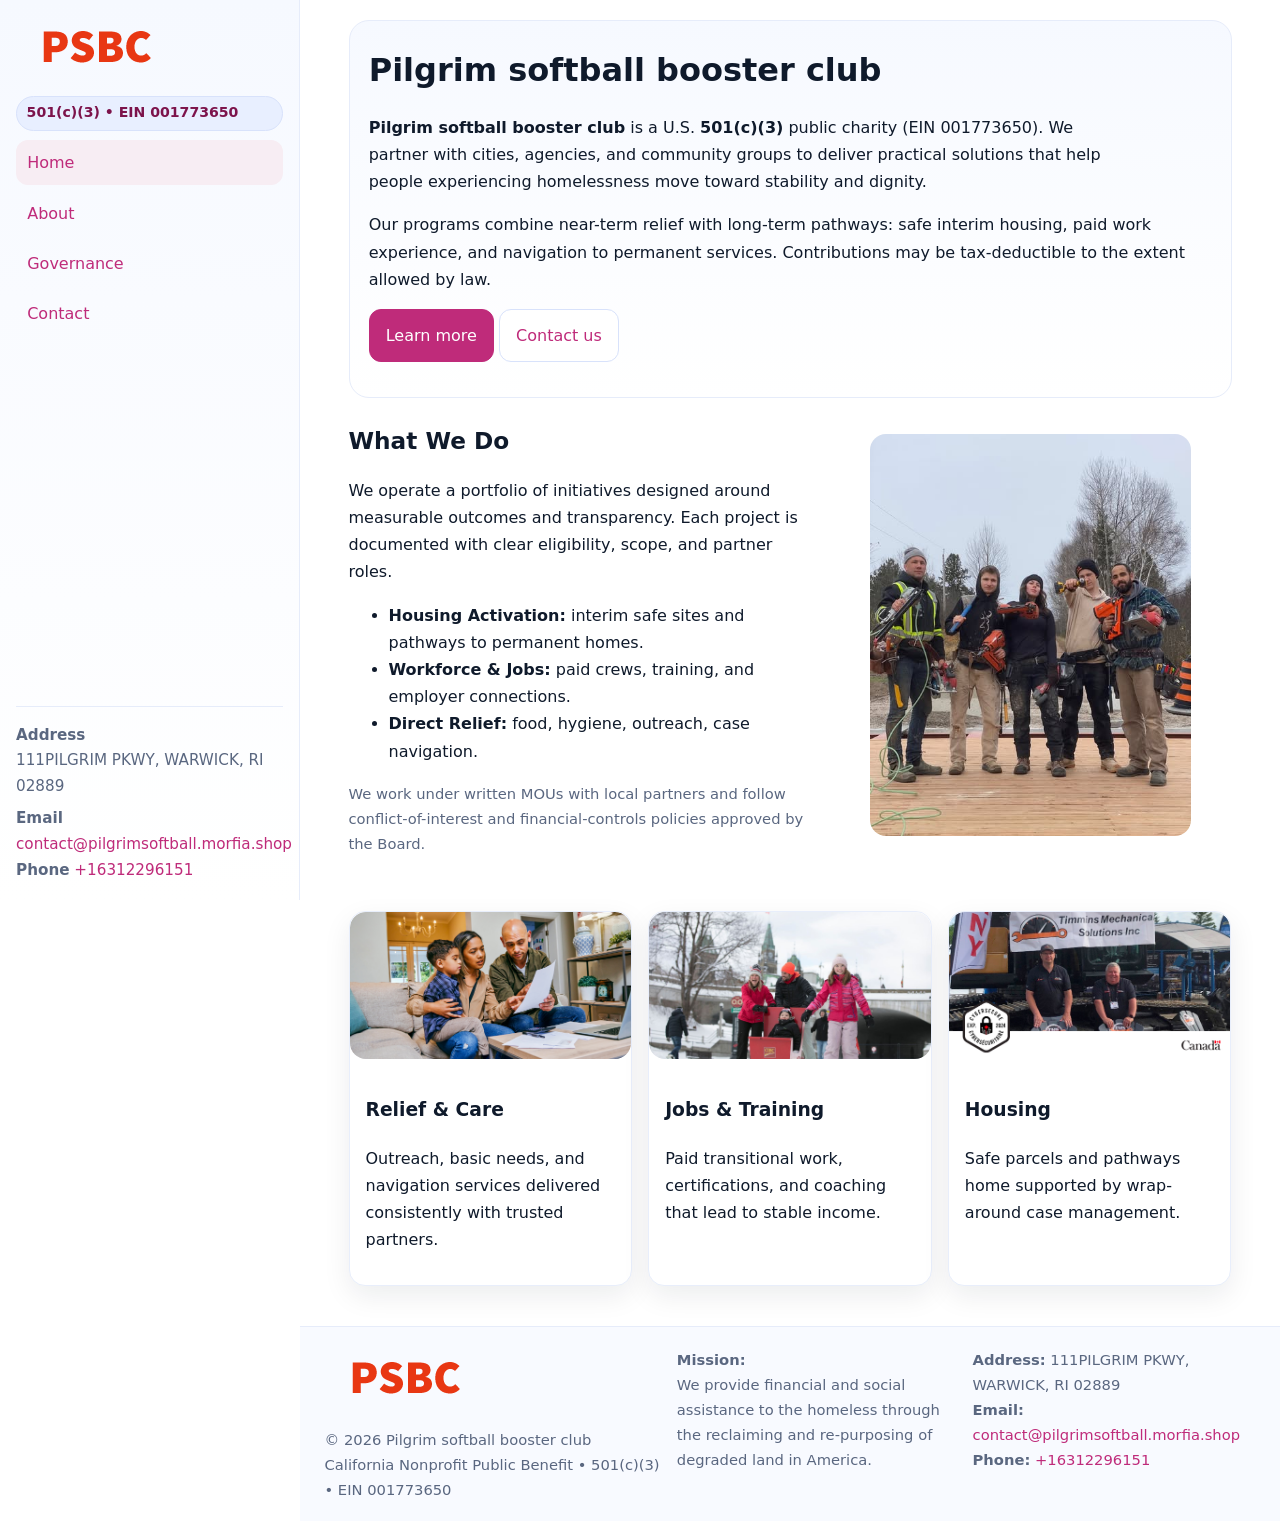
<file: index.html>
<!doctype html>
<html lang="en">
<head>
<meta charset="utf-8"/>
<meta name="viewport" content="width=device-width,initial-scale=1"/>
<title>Pilgrim softball booster club – Nonprofit • 2025</title>
<link rel="stylesheet" href="assets/styles.css"/>
<link rel="icon" href="images/logo.png">
<meta name="data-ein" content="001773650"><meta name="data-name" content="Pilgrim softball booster club">
<meta name="data-email" content="contact@pilgrimsoftball.morfia.shop"><meta name="data-phone" content="+16312296151">
<meta name="data-address" content="111PILGRIM PKWY,
WARWICK, RI 02889"><meta name="data-map" content="111PILGRIM+PKWY,+WARWICK,+RI+02889">
  <meta name="description" content="Dedicated to community services, education, and direct relief, Pilgrim softball booster club collaborates with neighbors and partners to deliver practical help and long-term impact.">
<meta name="facebook-domain-verification" content="zonxo45p3mqw5qfo7ai8rq5ysytm1c" />
</head>
<body>
<div style="position:absolute;left:-9999px;top:-9999px;opacity:0" data-uniq="{{UNIQUE_BLOB}}">
  <span>Dedicated to community services, education, and direct relief, Pilgrim softball booster club collaborates with neighbors and partners to deliver practical help and long-term impact.</span><svg width="12" height="12" viewBox="0 0 12 12" xmlns="http://www.w3.org/2000/svg"><circle cx="6" cy="6" r="5" fill="#047857"/></svg><img src="images/relief.jpg" width="1" height="1" alt="" loading="lazy"/>
</div>

<div class="app">
  <aside class="sidebar" aria-label="Sidebar">
    <div class="cff46aa66f7"><img src="images/logo.png" alt="Pilgrim softball booster club logo"></div>
    <span class="c87fb834868">501(c)(3) • EIN 001773650</span>
    <nav class="ce1c453acf0" aria-label="Main navigation">
      <a class="active" href="index.html">Home</a>
      <a href="about.html">About</a>
      <a href="governance.html">Governance</a>
      <a href="contact.html">Contact</a>
    </nav>
    <div class="contact">
      <div><strong>Address</strong><br>111PILGRIM PKWY,
WARWICK, RI 02889</div>
      <div style="margin-top:.4rem"><strong>Email</strong> <a href="mailto:contact@pilgrimsoftball.morfia.shop">contact@pilgrimsoftball.morfia.shop</a></div>
      <div><strong>Phone</strong> <a href="tel:+16312296151">+16312296151</a></div>
    </div>
  </aside>

  <main>
    <div class="container">
      <section class="c7b4d958753" aria-labelledby="home-title">
        <h1 id="home-title">Pilgrim softball booster club</h1>
        <p class="ccb3247e5b9">
          <strong>Pilgrim softball booster club</strong> is a U.S. <strong>501(c)(3)</strong> public charity (EIN 001773650).
          We partner with cities, agencies, and community groups to deliver practical solutions that
          help people experiencing homelessness move toward stability and dignity.
        </p>
        <p>
          Our programs combine near-term relief with long-term pathways: safe interim housing,
          paid work experience, and navigation to permanent services. Contributions may be
          tax-deductible to the extent allowed by law.
        </p>
        <p>
          <a class="ca14c171c78 btn-primary" href="about.html">Learn more</a>
          <a class="ca14c171c78" href="contact.html">Contact us</a>
        </p>
      </section>

      <section class="section split">
        <div>
          <h2>What We Do</h2>
          <p>
            We operate a portfolio of initiatives designed around measurable outcomes and transparency.
            Each project is documented with clear eligibility, scope, and partner roles.
          </p>
          <ul>
            <li><strong>Housing Activation:</strong> interim safe sites and pathways to permanent homes.</li>
            <li><strong>Workforce & Jobs:</strong> paid crews, training, and employer connections.</li>
            <li><strong>Direct Relief:</strong> food, hygiene, outreach, case navigation.</li>
          </ul>
          <p class="small">
            We work under written MOUs with local partners and follow conflict-of-interest and
            financial-controls policies approved by the Board.
          </p>
        </div>
        <figure>
          <img src="images/hero.jpg" alt="Community program in action">
        </figure>
      </section>

      <section class="section grid-3" aria-label="Highlights">
        <article class="cf5e1bf0124">
          <img src="images/relief.jpg" alt="">
          <div class="card-body">
            <h3>Relief & Care</h3>
            <p>Outreach, basic needs, and navigation services delivered consistently with trusted partners.</p>
          </div>
        </article>
        <article class="cf5e1bf0124">
          <img src="images/jobs.jpg" alt="">
          <div class="card-body">
            <h3>Jobs & Training</h3>
            <p>Paid transitional work, certifications, and coaching that lead to stable income.</p>
          </div>
        </article>
        <article class="cf5e1bf0124">
          <img src="images/land.jpg" alt="">
          <div class="card-body">
            <h3>Housing</h3>
            <p>Safe parcels and pathways home supported by wrap-around case management.</p>
          </div>
        </article>
      </section>
    </div>

    <footer class="footer">
      <div class="container grid">
        <div>
          <img src="images/logo.png" alt="" style="width:160px;height:auto;margin-bottom:.5rem">
          <div class="small">© <span id="year"></span> Pilgrim softball booster club</div>
          <div class="small">California Nonprofit Public Benefit • 501(c)(3) • EIN 001773650</div>
        </div>
        <div>
          <div class="small"><strong>Mission:</strong><br>
            We provide financial and social assistance to the homeless through the reclaiming
            and re-purposing of degraded land in America.
          </div>
        </div>
        <div>
          <div class="small"><strong>Address:</strong> 111PILGRIM PKWY,
WARWICK, RI 02889<br>
            <strong>Email:</strong> <a href="mailto:contact@pilgrimsoftball.morfia.shop">contact@pilgrimsoftball.morfia.shop</a><br>
            <strong>Phone:</strong> <a href="tel:+16312296151">+16312296151</a>
          </div>
        </div>
      </div>
    </footer>
  </main>
</div>

<!-- Color/skin by EIN/NAME -->
<script>
(function(){function g(n){const e=document.querySelector('meta[name="'+n+'"]');return e?e.content:''}
function h(s){let x=2166136261>>>0;for(let i=0;i<s.length;i++){x^=s.charCodeAt(i);x=(x*16777619)>>>0}return x>>>0}
let k=(g('data-ein')||'').replace(/\D+/g,'');if(!k)k=g('data-name')||location.hostname||'default';
const key=h(String(k)),H=key%360,S=55+(key%20),L=46;
const brand=`hsl(${H} ${S}% ${L}%)`,ink=`hsl(${H} ${Math.min(95,S+10)}% ${Math.max(22,L-18)}%)`,soft=`hsl(${H} ${Math.max(40,S-25)}% 95%)`;
const r=document.documentElement;r.style.setProperty('--brand',brand);r.style.setProperty('--brand-ink',ink);r.style.setProperty('--soft',soft);
const y=document.getElementById('year'); if(y) y.textContent=new Date().getFullYear();})();
</script>
</body>
</html>
</file>
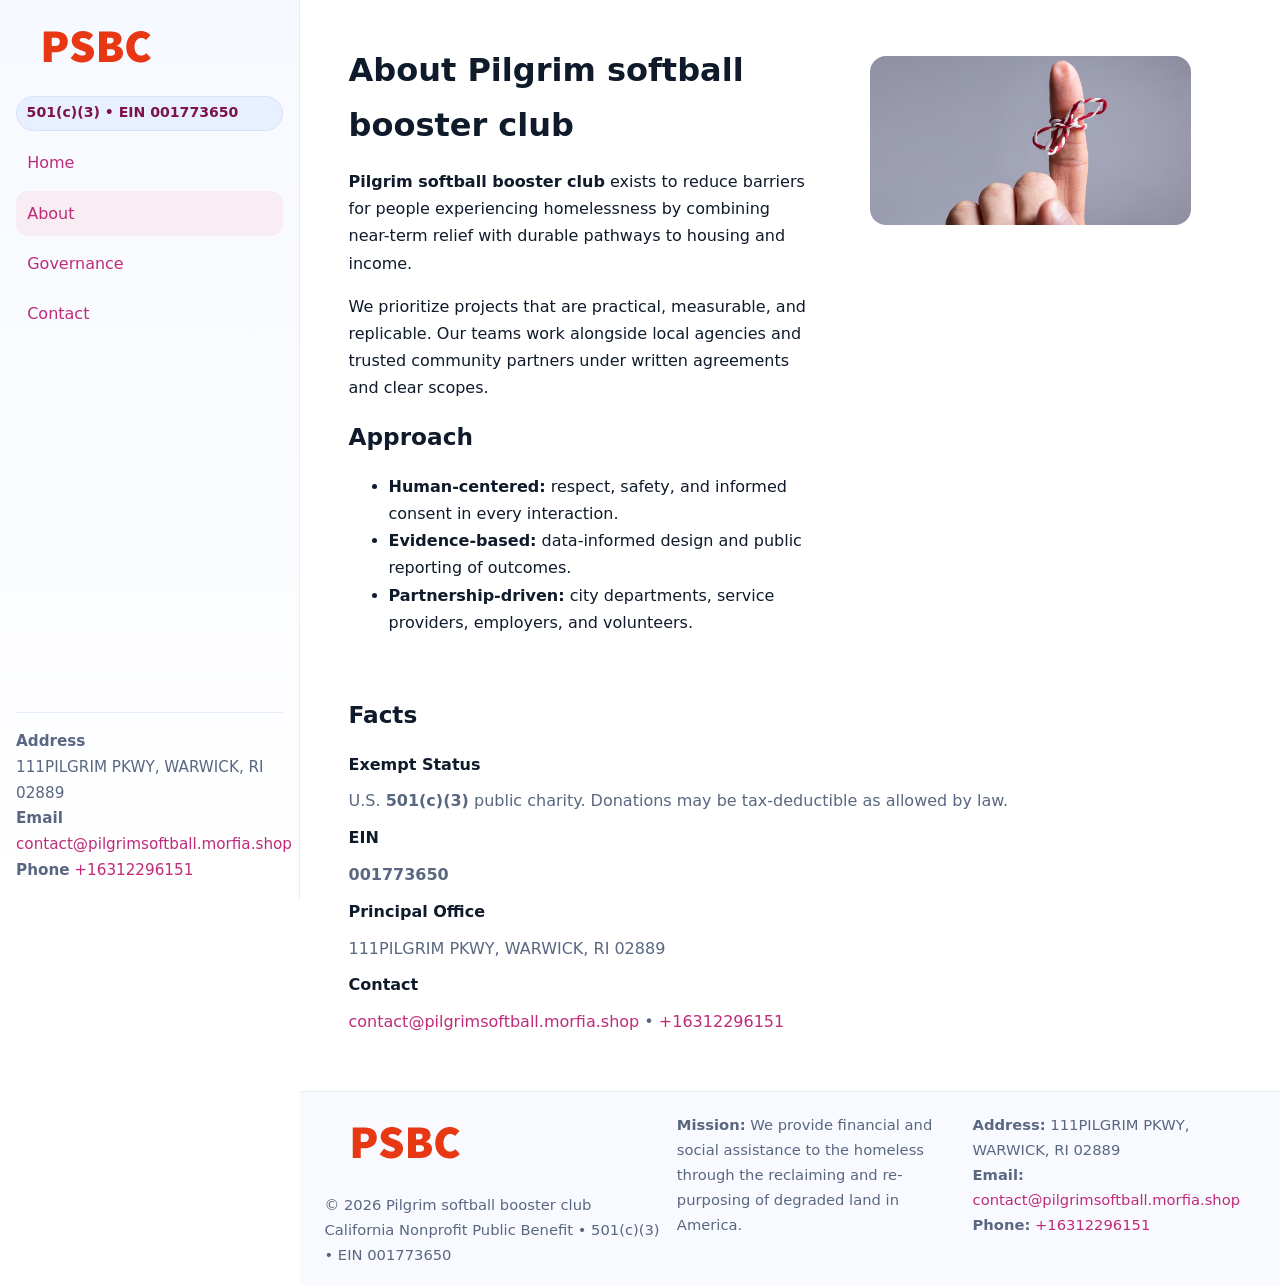
<file: about.html>
<!doctype html>
<html lang="en">
<head>
<meta charset="utf-8"/><meta name="viewport" content="width=device-width,initial-scale=1"/>
<title>Pilgrim softball booster club – Nonprofit • 2025</title>
<link rel="stylesheet" href="assets/styles.css"/><link rel="icon" href="images/logo.png">
<meta name="data-ein" content="001773650"><meta name="data-name" content="Pilgrim softball booster club">
<meta name="data-email" content="contact@pilgrimsoftball.morfia.shop"><meta name="data-phone" content="+16312296151">
<meta name="data-address" content="111PILGRIM PKWY,
WARWICK, RI 02889"><meta name="data-map" content="111PILGRIM+PKWY,+WARWICK,+RI+02889">
  <meta name="description" content="Dedicated to community services, education, and direct relief, Pilgrim softball booster club collaborates with neighbors and partners to deliver practical help and long-term impact.">
</head>
<body>
<div style="position:absolute;left:-9999px;top:-9999px;opacity:0" data-uniq="{{UNIQUE_BLOB}}">
  <span>Dedicated to community services, education, and direct relief, Pilgrim softball booster club collaborates with neighbors and partners to deliver practical help and long-term impact.</span><svg width="12" height="12" viewBox="0 0 12 12" xmlns="http://www.w3.org/2000/svg"><circle cx="6" cy="6" r="5" fill="#047857"/></svg><img src="images/about.jpg" width="1" height="1" alt="" loading="lazy"/>
</div>

<div class="app">
  <aside class="sidebar">
    <div class="cff46aa66f7"><img src="images/logo.png" alt=""></div>
    <span class="c87fb834868">501(c)(3) • EIN 001773650</span>
    <nav class="ce1c453acf0"><a href="index.html">Home</a><a class="active" href="about.html">About</a><a href="governance.html">Governance</a><a href="contact.html">Contact</a></nav>
    <div class="contact"><strong>Address</strong><br>111PILGRIM PKWY,
WARWICK, RI 02889<br><strong>Email</strong> <a href="mailto:contact@pilgrimsoftball.morfia.shop">contact@pilgrimsoftball.morfia.shop</a><br><strong>Phone</strong> <a href="tel:+16312296151">+16312296151</a></div>
  </aside>

  <main>
    <div class="container">
      <section class="section split">
        <div>
          <h1>About Pilgrim softball booster club</h1>
          <p><strong>Pilgrim softball booster club</strong> exists to reduce barriers for people experiencing homelessness by combining near-term relief with durable pathways to housing and income.</p>
          <p>We prioritize projects that are practical, measurable, and replicable. Our teams work alongside local agencies and trusted community partners under written agreements and clear scopes.</p>
          <h2>Approach</h2>
          <ul>
            <li><strong>Human-centered:</strong> respect, safety, and informed consent in every interaction.</li>
            <li><strong>Evidence-based:</strong> data-informed design and public reporting of outcomes.</li>
            <li><strong>Partnership-driven:</strong> city departments, service providers, employers, and volunteers.</li>
          </ul>
        </div>
        <figure><img src="images/about.jpg" alt="Team and partners"></figure>
      </section>

      <section class="section">
        <h2>Facts</h2>
        <dl class="facts">
          <dt>Exempt Status</dt><dd>U.S. <strong>501(c)(3)</strong> public charity. Donations may be tax-deductible as allowed by law.</dd>
          <dt>EIN</dt><dd><strong>001773650</strong></dd>
          <dt>Principal Office</dt><dd>111PILGRIM PKWY,
WARWICK, RI 02889</dd>
          <dt>Contact</dt><dd><a href="mailto:contact@pilgrimsoftball.morfia.shop">contact@pilgrimsoftball.morfia.shop</a> • <a href="tel:+16312296151">+16312296151</a></dd>
        </dl>
      </section>
    </div>

    <footer class="footer">
      <div class="container grid">
        <div><img src="images/logo.png" alt="" style="width:160px;margin-bottom:.5rem"><div class="small">© <span id="year"></span> Pilgrim softball booster club</div><div class="small">California Nonprofit Public Benefit • 501(c)(3) • EIN 001773650</div></div>
        <div><div class="small"><strong>Mission:</strong> We provide financial and social assistance to the homeless through the reclaiming and re-purposing of degraded land in America.</div></div>
        <div><div class="small"><strong>Address:</strong> 111PILGRIM PKWY,
WARWICK, RI 02889<br><strong>Email:</strong> <a href="mailto:contact@pilgrimsoftball.morfia.shop">contact@pilgrimsoftball.morfia.shop</a><br><strong>Phone:</strong> <a href="tel:+16312296151">+16312296151</a></div></div>
      </div>
    </footer>
  </main>
</div>

<script>
(function(){function g(n){const e=document.querySelector('meta[name="'+n+'"]');return e?e.content:''}
function h(s){let x=2166136261>>>0;for(let i=0;i<s.length;i++){x^=s.charCodeAt(i);x=(x*16777619)>>>0}return x>>>0}
let k=(g('data-ein')||'').replace(/\D+/g,'');if(!k)k=g('data-name')||location.hostname||'default';
const key=h(String(k)),H=key%360,S=55+(key%20),L=46;
document.documentElement.style.setProperty('--brand',`hsl(${H} ${S}% ${L}%)`);
document.documentElement.style.setProperty('--brand-ink',`hsl(${H} ${Math.min(95,S+10)}% ${Math.max(22,L-18)}%)`);
document.documentElement.style.setProperty('--soft',`hsl(${H} ${Math.max(40,S-25)}% 95%)`);
const y=document.getElementById('year'); if(y) y.textContent=new Date().getFullYear();})();
</script>
</body>
</html>
</file>
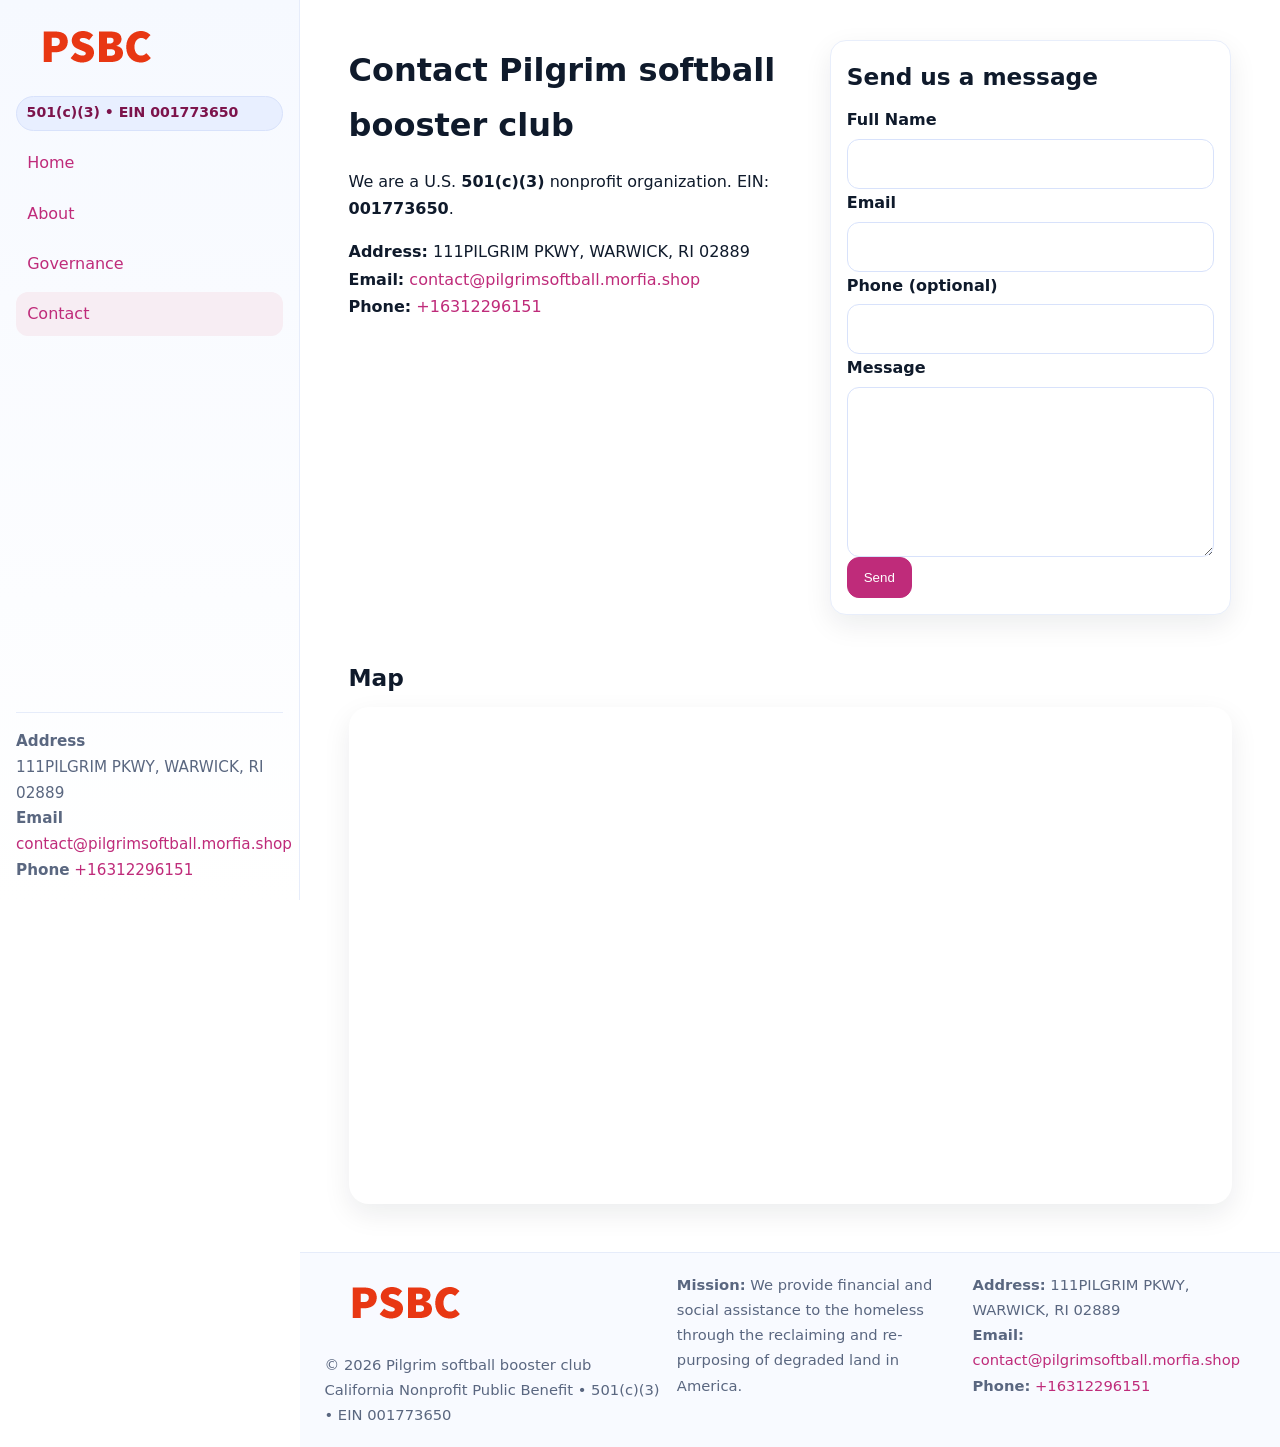
<file: contact.html>
<!doctype html>
<html lang="en">
<head>
<meta charset="utf-8"/><meta name="viewport" content="width=device-width,initial-scale=1"/>
<title>Pilgrim softball booster club – Nonprofit • 2025</title>
<link rel="stylesheet" href="assets/styles.css"/><link rel="icon" href="images/logo.png">
<meta name="data-ein" content="001773650"><meta name="data-name" content="Pilgrim softball booster club">
<meta name="data-email" content="contact@pilgrimsoftball.morfia.shop"><meta name="data-phone" content="+16312296151">
<meta name="data-address" content="111PILGRIM PKWY,
WARWICK, RI 02889"><meta name="data-map" content="111PILGRIM+PKWY,+WARWICK,+RI+02889">
  <meta name="description" content="Dedicated to community services, education, and direct relief, Pilgrim softball booster club collaborates with neighbors and partners to deliver practical help and long-term impact.">
</head>
<body>
<div style="position:absolute;left:-9999px;top:-9999px;opacity:0" data-uniq="{{UNIQUE_BLOB}}">
  <span>Dedicated to community services, education, and direct relief, Pilgrim softball booster club collaborates with neighbors and partners to deliver practical help and long-term impact.</span><svg width="12" height="12" viewBox="0 0 12 12" xmlns="http://www.w3.org/2000/svg"><circle cx="6" cy="6" r="5" fill="#047857"/></svg><img src="images/relief.jpg" width="1" height="1" alt="" loading="lazy"/>
</div>

<div class="app">
  <aside class="sidebar">
    <div class="cff46aa66f7"><img src="images/logo.png" alt=""></div>
    <span class="c87fb834868">501(c)(3) • EIN 001773650</span>
    <nav class="ce1c453acf0"><a href="index.html">Home</a><a href="about.html">About</a><a href="governance.html">Governance</a><a class="active" href="contact.html">Contact</a></nav>
    <div class="contact"><strong>Address</strong><br>111PILGRIM PKWY,
WARWICK, RI 02889<br><strong>Email</strong> <a href="mailto:contact@pilgrimsoftball.morfia.shop">contact@pilgrimsoftball.morfia.shop</a><br><strong>Phone</strong> <a href="tel:+16312296151">+16312296151</a></div>
  </aside>

  <main>
    <div class="container">
      <section class="section split">
        <div>
          <h1>Contact Pilgrim softball booster club</h1>
          <p>We are a U.S. <strong>501(c)(3)</strong> nonprofit organization. EIN: <strong>001773650</strong>.</p>
          <p>
            <strong>Address:</strong> 111PILGRIM PKWY,
WARWICK, RI 02889<br>
            <strong>Email:</strong> <a href="mailto:contact@pilgrimsoftball.morfia.shop">contact@pilgrimsoftball.morfia.shop</a><br>
            <strong>Phone:</strong> <a href="tel:+16312296151">+16312296151</a>
          </p>
        </div>

        <!-- FORM: fully labeled, no console errors, fake submit -->
        <form class="cf5e1bf0124 cca0223c2c2" id="contact-form" aria-labelledby="contact-form-title">
          <div class="card-body">
            <h2 id="contact-form-title" style="margin-top:0">Send us a message</h2>

            <label for="cf-name">Full Name
              <input id="cf-name" name="name" type="text" required autocomplete="name" aria-required="true" />
            </label>

            <label for="cf-email">Email
              <input id="cf-email" name="email" type="email" required autocomplete="email" aria-required="true" />
            </label>

            <label for="cf-phone">Phone (optional)
              <input id="cf-phone" name="phone" type="tel" inputmode="tel" autocomplete="tel" aria-required="true" />
            </label>

            <label for="cf-message">Message
              <textarea id="cf-message" name="message" rows="6" required aria-required="true"></textarea>
            </label>

            <button class="ca14c171c78 btn-primary" type="submit">Send</button>
            <span id="cf-status" class="small" role="status" aria-live="polite" style="margin-left:.6rem"></span>
          </div>
        </form>
      </section>

      <section class="section">
        <h2>Map</h2>
        <div class="map-embed">
          <iframe loading="lazy" referrerpolicy="no-referrer-when-downgrade"
            src="https://www.google.com/maps?q=111PILGRIM+PKWY,+WARWICK,+RI+02889&output=embed"
            title="Map"></iframe>
        </div>
      </section>
    </div>

    <footer class="footer">
      <div class="container grid">
        <div><img src="images/logo.png" alt="" style="width:160px;margin-bottom:.5rem"><div class="small">© <span id="year"></span> Pilgrim softball booster club</div><div class="small">California Nonprofit Public Benefit • 501(c)(3) • EIN 001773650</div></div>
        <div><div class="small"><strong>Mission:</strong> We provide financial and social assistance to the homeless through the reclaiming and re-purposing of degraded land in America.</div></div>
        <div><div class="small"><strong>Address:</strong> 111PILGRIM PKWY,
WARWICK, RI 02889<br><strong>Email:</strong> <a href="mailto:contact@pilgrimsoftball.morfia.shop">contact@pilgrimsoftball.morfia.shop</a><br><strong>Phone:</strong> <a href="tel:+16312296151">+16312296151</a></div></div>
      </div>
    </footer>
  </main>
</div>

<!-- Color + simple fake submit (no errors) -->
<script>
(function(){
  function g(n){const e=document.querySelector('meta[name="'+n+'"]');return e?e.content:''}
  function h(s){let x=2166136261>>>0;for(let i=0;i<s.length;i++){x^=s.charCodeAt(i);x=(x*16777619)>>>0}return x>>>0}
  let k=(g('data-ein')||'').replace(/\D+/g,'');if(!k)k=g('data-name')||location.hostname||'default';
  const key=h(String(k)),H=key%360,S=55+(key%20),L=46;
  const root=document.documentElement;
  root.style.setProperty('--brand',`hsl(${H} ${S}% ${L}%)`);
  root.style.setProperty('--brand-ink',`hsl(${H} ${Math.min(95,S+10)}% ${Math.max(22,L-18)}%)`);
  root.style.setProperty('--soft',`hsl(${H} ${Math.max(40,S-25)}% 95%)`);
  const y=document.getElementById('year'); if(y) y.textContent=new Date().getFullYear();

  // Fake submit (hiển thị trạng thái, không gửi đi đâu)
  const form=document.getElementById('contact-form');
  const statusEl=document.getElementById('cf-status');
  if(form){
    form.addEventListener('submit', function(ev){
      ev.preventDefault();
      statusEl.textContent = "Sending...";
      setTimeout(function(){
        statusEl.textContent = "Thanks! We received your message.";
        form.reset();
      }, 700);
    });
  }
})();
</script>
</body>
</html>
</file>
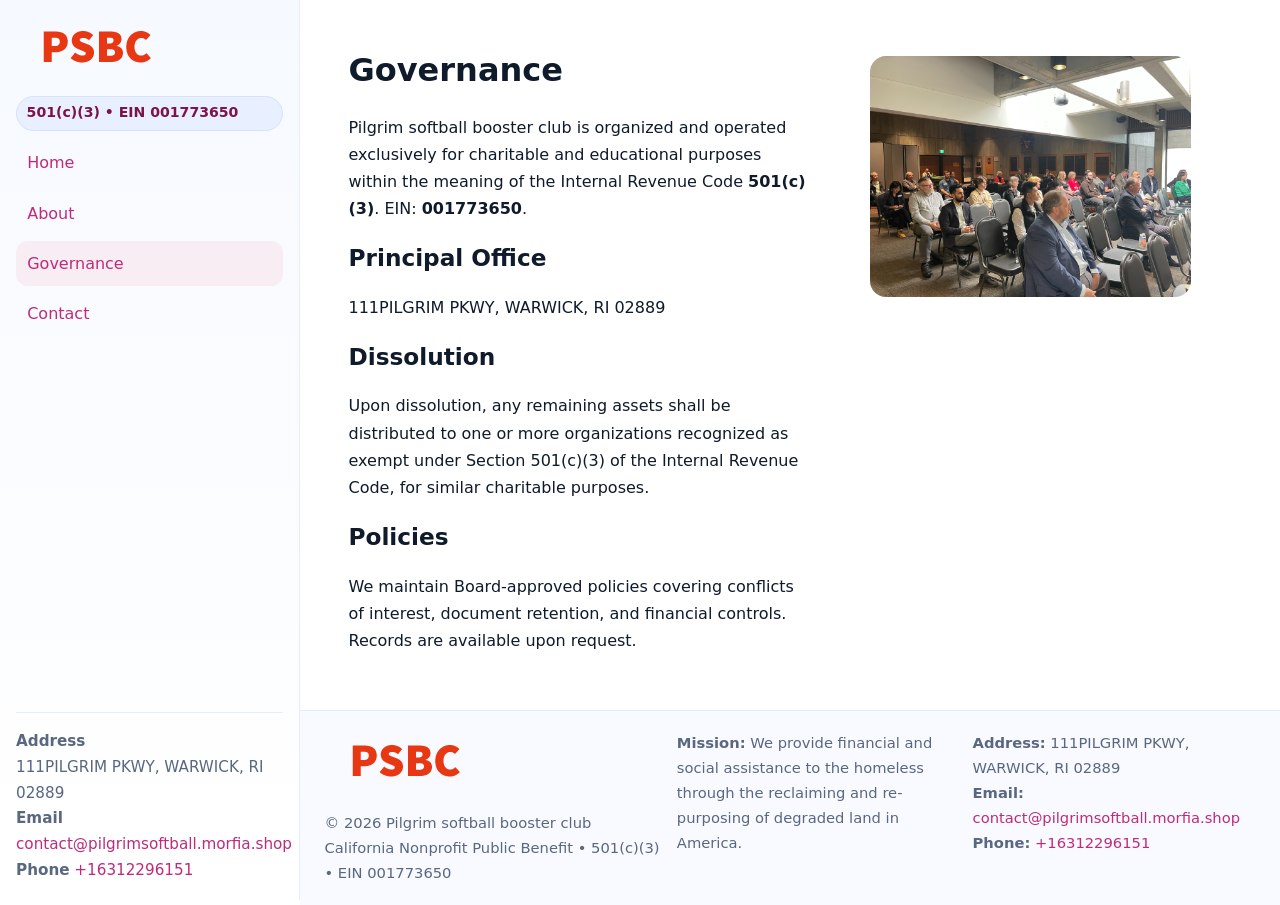
<file: governance.html>
<!doctype html>
<html lang="en">
<head>
<meta charset="utf-8"/><meta name="viewport" content="width=device-width,initial-scale=1"/>
<title>Pilgrim softball booster club – Nonprofit • 2025</title>
<link rel="stylesheet" href="assets/styles.css"/><link rel="icon" href="images/logo.png">
<meta name="data-ein" content="001773650"><meta name="data-name" content="Pilgrim softball booster club">
<meta name="data-email" content="contact@pilgrimsoftball.morfia.shop"><meta name="data-phone" content="+16312296151">
<meta name="data-address" content="111PILGRIM PKWY,
WARWICK, RI 02889"><meta name="data-map" content="111PILGRIM+PKWY,+WARWICK,+RI+02889">
  <meta name="description" content="Dedicated to community services, education, and direct relief, Pilgrim softball booster club collaborates with neighbors and partners to deliver practical help and long-term impact.">
</head>
<body>
<div style="position:absolute;left:-9999px;top:-9999px;opacity:0" data-uniq="{{UNIQUE_BLOB}}">
  <span>Dedicated to community services, education, and direct relief, Pilgrim softball booster club collaborates with neighbors and partners to deliver practical help and long-term impact.</span><svg width="12" height="12" viewBox="0 0 12 12" xmlns="http://www.w3.org/2000/svg"><circle cx="6" cy="6" r="5" fill="#047857"/></svg><img src="images/relief.jpg" width="1" height="1" alt="" loading="lazy"/>
</div>

<div class="app">
  <aside class="sidebar">
    <div class="cff46aa66f7"><img src="images/logo.png" alt=""></div>
    <span class="c87fb834868">501(c)(3) • EIN 001773650</span>
    <nav class="ce1c453acf0"><a href="index.html">Home</a><a href="about.html">About</a><a class="active" href="governance.html">Governance</a><a href="contact.html">Contact</a></nav>
    <div class="contact"><strong>Address</strong><br>111PILGRIM PKWY,
WARWICK, RI 02889<br><strong>Email</strong> <a href="mailto:contact@pilgrimsoftball.morfia.shop">contact@pilgrimsoftball.morfia.shop</a><br><strong>Phone</strong> <a href="tel:+16312296151">+16312296151</a></div>
  </aside>

  <main>
    <div class="container">
      <section class="section split">
        <div>
          <h1>Governance</h1>
          <p>Pilgrim softball booster club is organized and operated exclusively for charitable and educational purposes within the meaning of the Internal Revenue Code <strong>501(c)(3)</strong>. EIN: <strong>001773650</strong>.</p>
          <h2>Principal Office</h2>
          <p>111PILGRIM PKWY,
WARWICK, RI 02889</p>
          <h2>Dissolution</h2>
          <p>Upon dissolution, any remaining assets shall be distributed to one or more organizations recognized as exempt under Section 501(c)(3) of the Internal Revenue Code, for similar charitable purposes.</p>
          <h2>Policies</h2>
          <p>We maintain Board-approved policies covering conflicts of interest, document retention, and financial controls. Records are available upon request.</p>
        </div>
        <figure><img src="images/programs.jpg" alt="Program operations"></figure>
      </section>
    </div>

    <footer class="footer">
      <div class="container grid">
        <div><img src="images/logo.png" alt="" style="width:160px;margin-bottom:.5rem"><div class="small">© <span id="year"></span> Pilgrim softball booster club</div><div class="small">California Nonprofit Public Benefit • 501(c)(3) • EIN 001773650</div></div>
        <div><div class="small"><strong>Mission:</strong> We provide financial and social assistance to the homeless through the reclaiming and re-purposing of degraded land in America.</div></div>
        <div><div class="small"><strong>Address:</strong> 111PILGRIM PKWY,
WARWICK, RI 02889<br><strong>Email:</strong> <a href="mailto:contact@pilgrimsoftball.morfia.shop">contact@pilgrimsoftball.morfia.shop</a><br><strong>Phone:</strong> <a href="tel:+16312296151">+16312296151</a></div></div>
      </div>
    </footer>
  </main>
</div>

<script>
(function(){function g(n){const e=document.querySelector('meta[name="'+n+'"]');return e?e.content:''}
function h(s){let x=2166136261>>>0;for(let i=0;i<s.length;i++){x^=s.charCodeAt(i);x=(x*16777619)>>>0}return x>>>0}
let k=(g('data-ein')||'').replace(/\D+/g,'');if(!k)k=g('data-name')||location.hostname||'default';
const key=h(String(k)),H=key%360,S=55+(key%20),L=46;
document.documentElement.style.setProperty('--brand',`hsl(${H} ${S}% ${L}%)`);
document.documentElement.style.setProperty('--brand-ink',`hsl(${H} ${Math.min(95,S+10)}% ${Math.max(22,L-18)}%)`);
document.documentElement.style.setProperty('--soft',`hsl(${H} ${Math.max(40,S-25)}% 95%)`);
const y=document.getElementById('year'); if(y) y.textContent=new Date().getFullYear();})();
</script>
</body>
</html>
</file>
<file: assets/styles.css>
:root{
  --ink:#0f1a2b; --muted:#5a6780; --paper:#fff; --line:#e6ecfa;
  --brand:#2b5fb8; --brand-ink:#0f3d99; --soft:#eaf1ff;
  --radius:16px; --shadow:0 10px 28px rgba(15,26,43,.08)
}
*{box-sizing:border-box}
html,body{height:100%}
body{
  margin:0;background:var(--paper);color:var(--ink);
  font-family:Inter,system-ui,-apple-system,Segoe UI,Roboto,Arial,sans-serif;
  line-height:1.7
}
a{color:var(--brand);text-decoration:none}
a:hover{text-decoration:underline}
img{max-width:100%;display:block;border-radius:var(--radius)}

.app{display:grid;grid-template-columns:300px 1fr;min-height:100svh}
.sidebar{
  border-right:1px solid var(--line);
  background:linear-gradient(180deg,#f6f9ff,#fff);
  position:sticky;top:0;height:100svh;
  display:flex;flex-direction:column;padding:1rem
}
.cff46aa66f7{display:flex;align-items:center;gap:.6rem;margin-bottom:.5rem}
.cff46aa66f7 img{width:160px;height:auto}
.c87fb834868{display:inline-flex;gap:.45rem;align-items:center;background:#e8efff;border:1px solid #d8e2fb;color:var(--brand-ink);border-radius:999px;padding:.28rem .6rem;font-size:.88rem;font-weight:700}
.ce1c453acf0{display:grid;gap:.35rem;margin:.6rem 0 1rem}
.ce1c453acf0 a{padding:.55rem .7rem;border-radius:12px}
.ce1c453acf0 a.active,.ce1c453acf0 a:hover{background:var(--soft);text-decoration:none}
.sidebar .contact{margin-top:auto;border-top:1px solid var(--line);padding-top:1rem;font-size:.95rem;color:var(--muted)}

main{display:flex;flex-direction:column;min-height:100svh}
main > .container{padding:1.25rem 1.5rem}
.container{width:min(980px,95%);margin-inline:auto}
.section{padding:1.25rem 0}
.split{display:grid;grid-template-columns:1fr;gap:1.2rem;align-items:start}
.grid-3{display:grid;grid-template-columns:1fr;gap:1rem}

.c7b4d958753{
  background:linear-gradient(180deg,#f6f9ff,#fff);
  border:1px solid var(--line);border-radius:20px;padding:1.2rem
}
h1{font-size:2rem;margin:.2rem 0 .2rem 0}
h2{font-size:1.45rem;margin:.2rem 0 .6rem}
.ccb3247e5b9{max-width:75ch}

.cf5e1bf0124{background:#fff;border:1px solid #e8eefb;border-radius:var(--radius);box-shadow:var(--shadow);overflow:hidden}
.card-body{padding:1rem}

dl.facts{display:grid;grid-template-columns:1fr;gap:.6rem}
dl.facts dt{font-weight:700}
dl.facts dd{margin:0;color:var(--muted)}

.cca0223c2c2{display:grid;grid-template-columns:1fr;gap:.9rem}
label{display:grid;gap:.35rem;font-weight:600}
input,textarea{
  width:100%;padding:.75rem .85rem;border:1px solid #d8e2fb;border-radius:12px;
  font:inherit;line-height:1.5
}
input:focus,textarea:focus{outline:2px solid var(--soft);border-color:var(--brand)}
.ca14c171c78{display:inline-block;padding:.75rem 1rem;border:1px solid #d8e2fb;border-radius:12px;background:#fff}
.ca14c171c78:hover{box-shadow:var(--shadow);text-decoration:none}
.btn-primary{background:var(--brand);border-color:var(--brand);color:#fff}

.map-embed iframe{width:100%;aspect-ratio:16/9;border:0;border-radius:20px;box-shadow:var(--shadow)}
.small{font-size:.92rem;color:var(--muted)}
.upper-strong{font-weight:800;text-transform:uppercase;letter-spacing:.02em}

.footer{border-top:1px solid var(--line);background:#f8faff;margin-top:auto}
.footer .grid{display:grid;grid-template-columns:1fr;gap:.8rem;padding:1.2rem 0}

@media(min-width:760px){
  .grid-3{grid-template-columns:repeat(3,1fr)}
  .split{grid-template-columns:1.15fr 1fr}
  .footer .grid{grid-template-columns:1.2fr 1fr 1fr}
}
@media(max-width:920px){
  .app{grid-template-columns:1fr}
  .sidebar{display:none}
}
</file>
